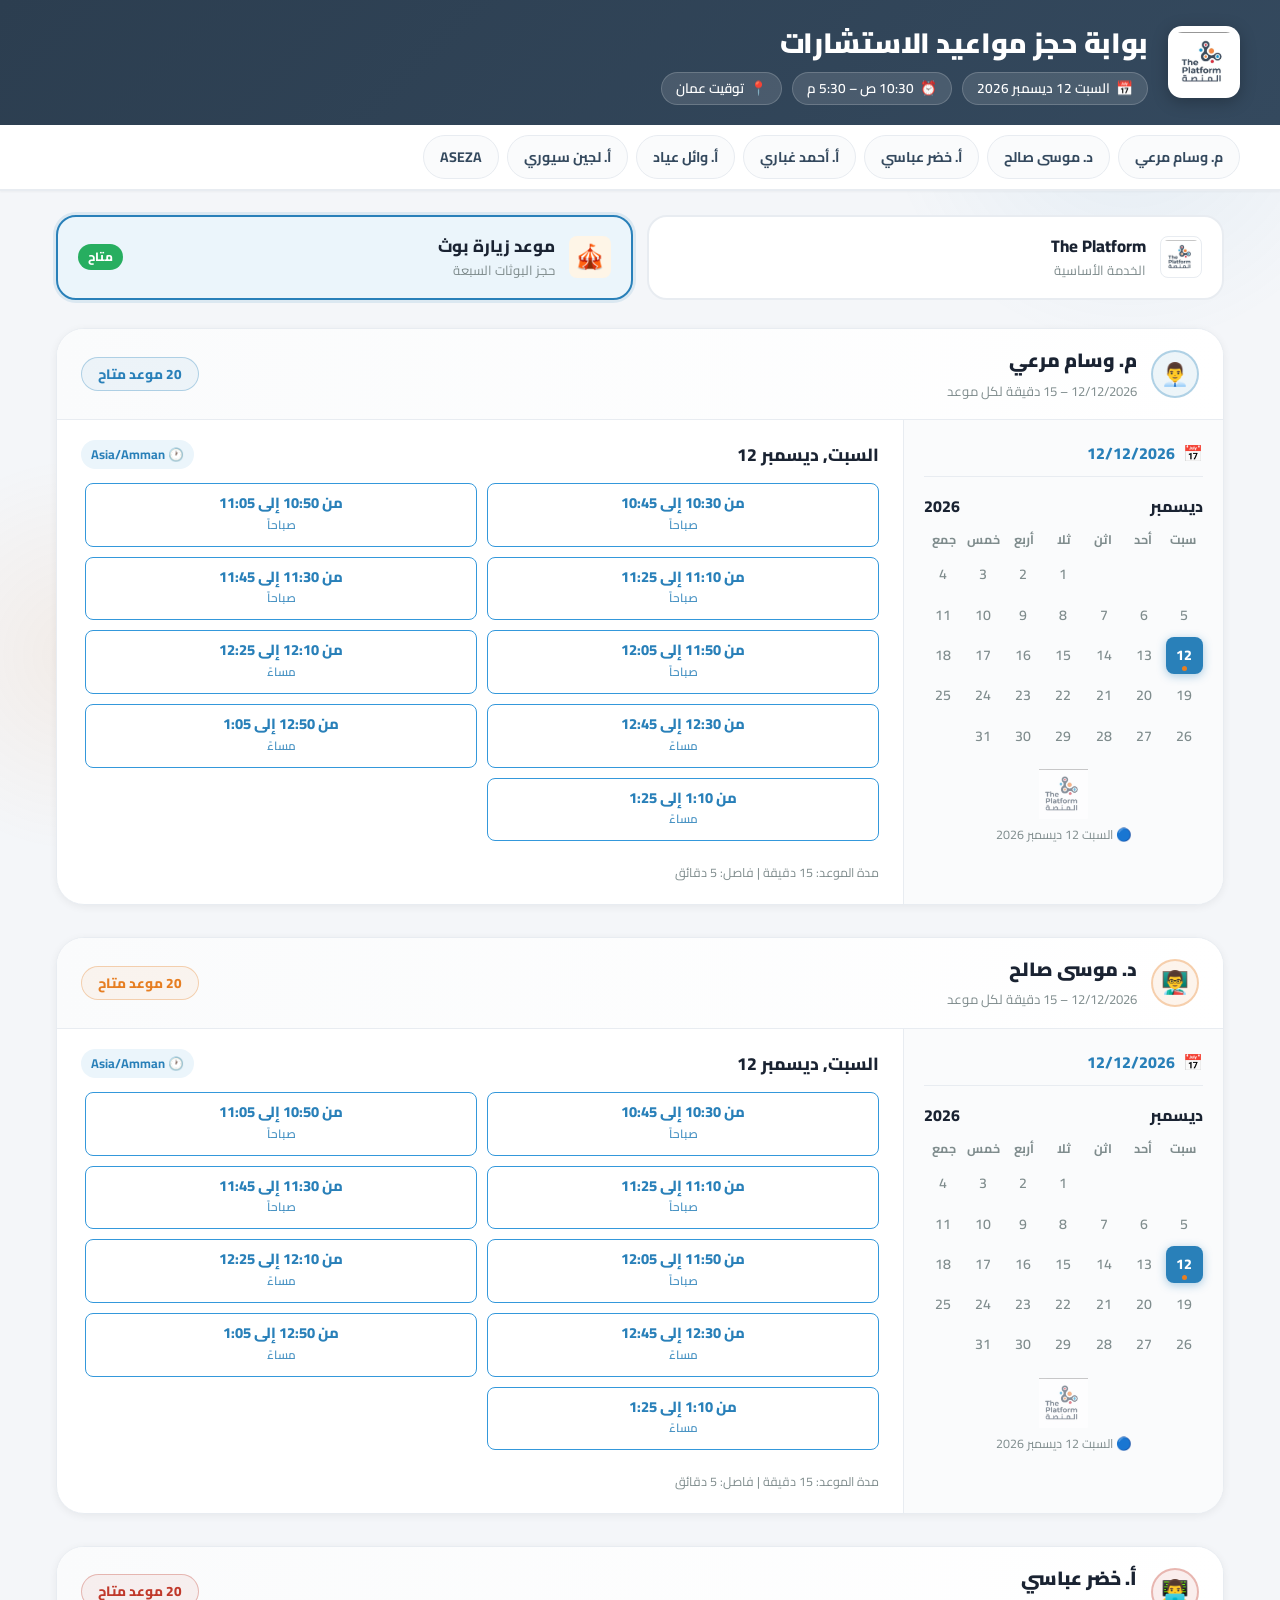
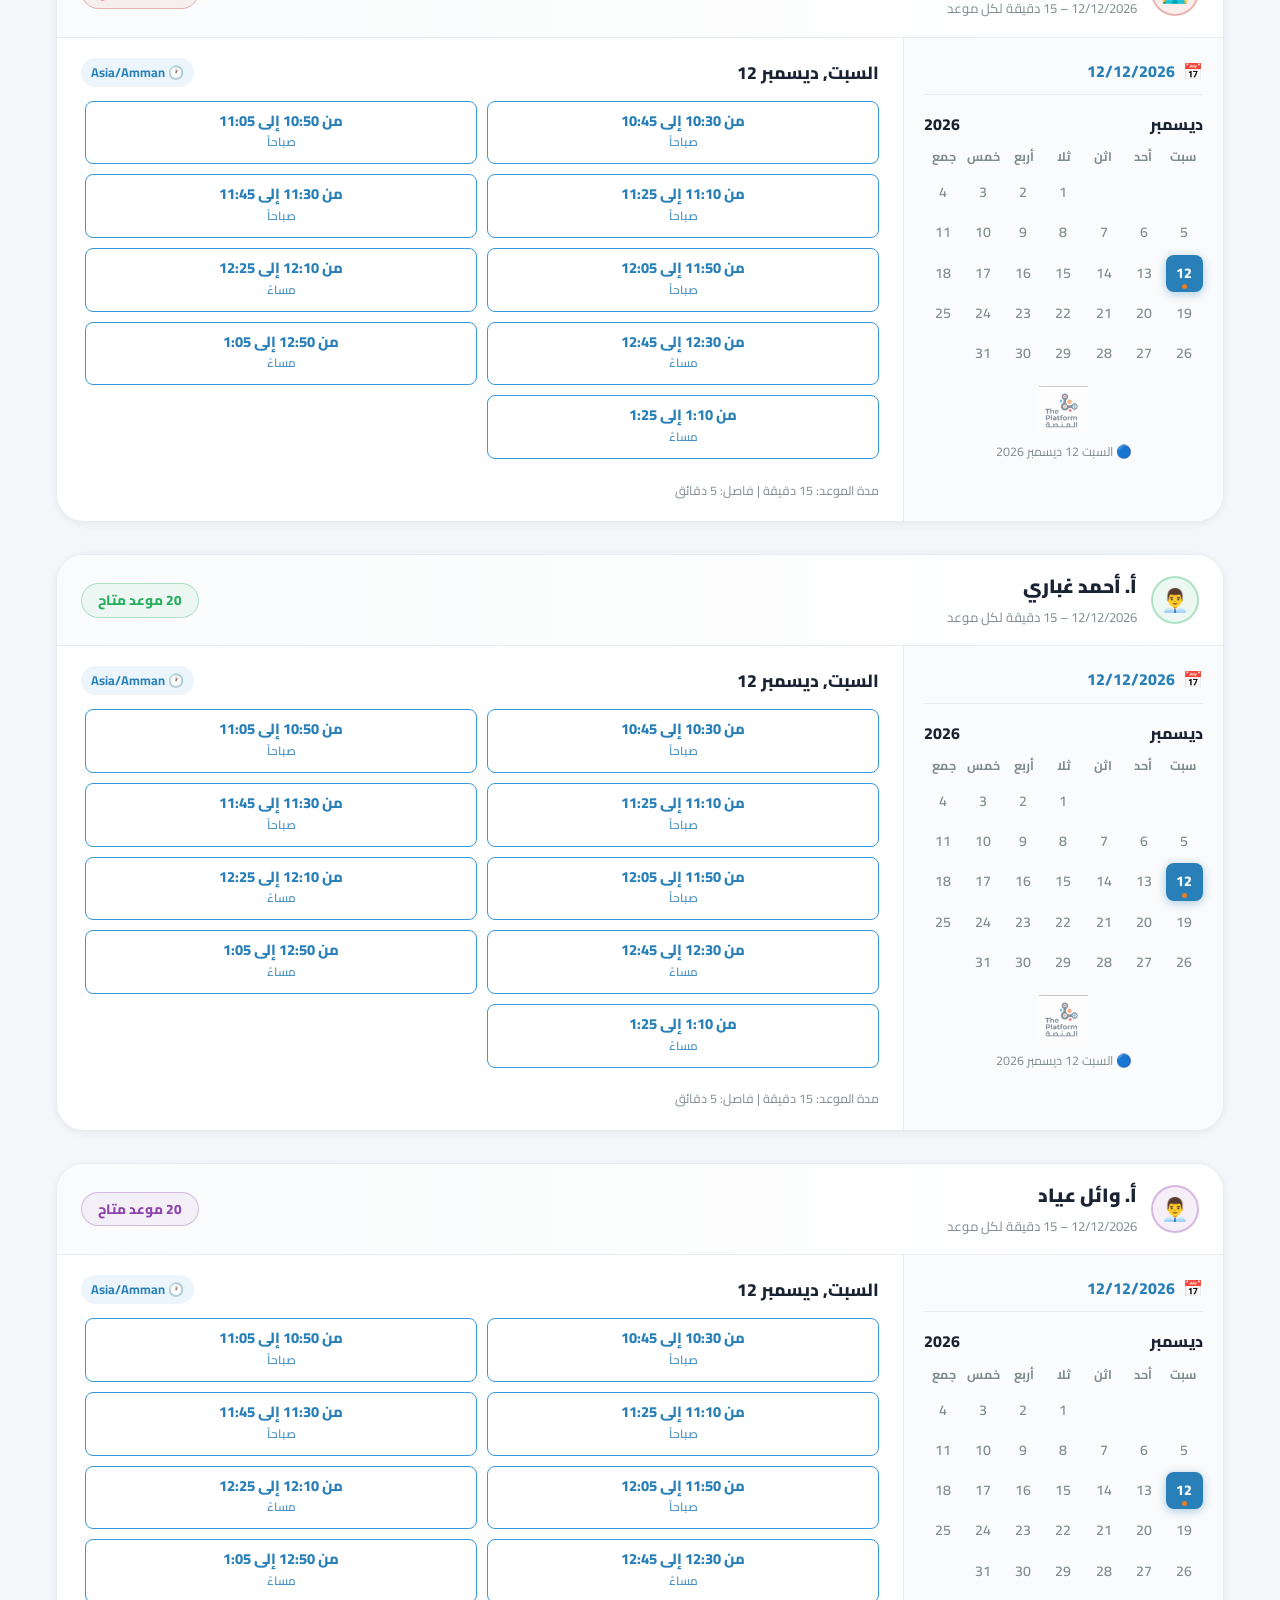
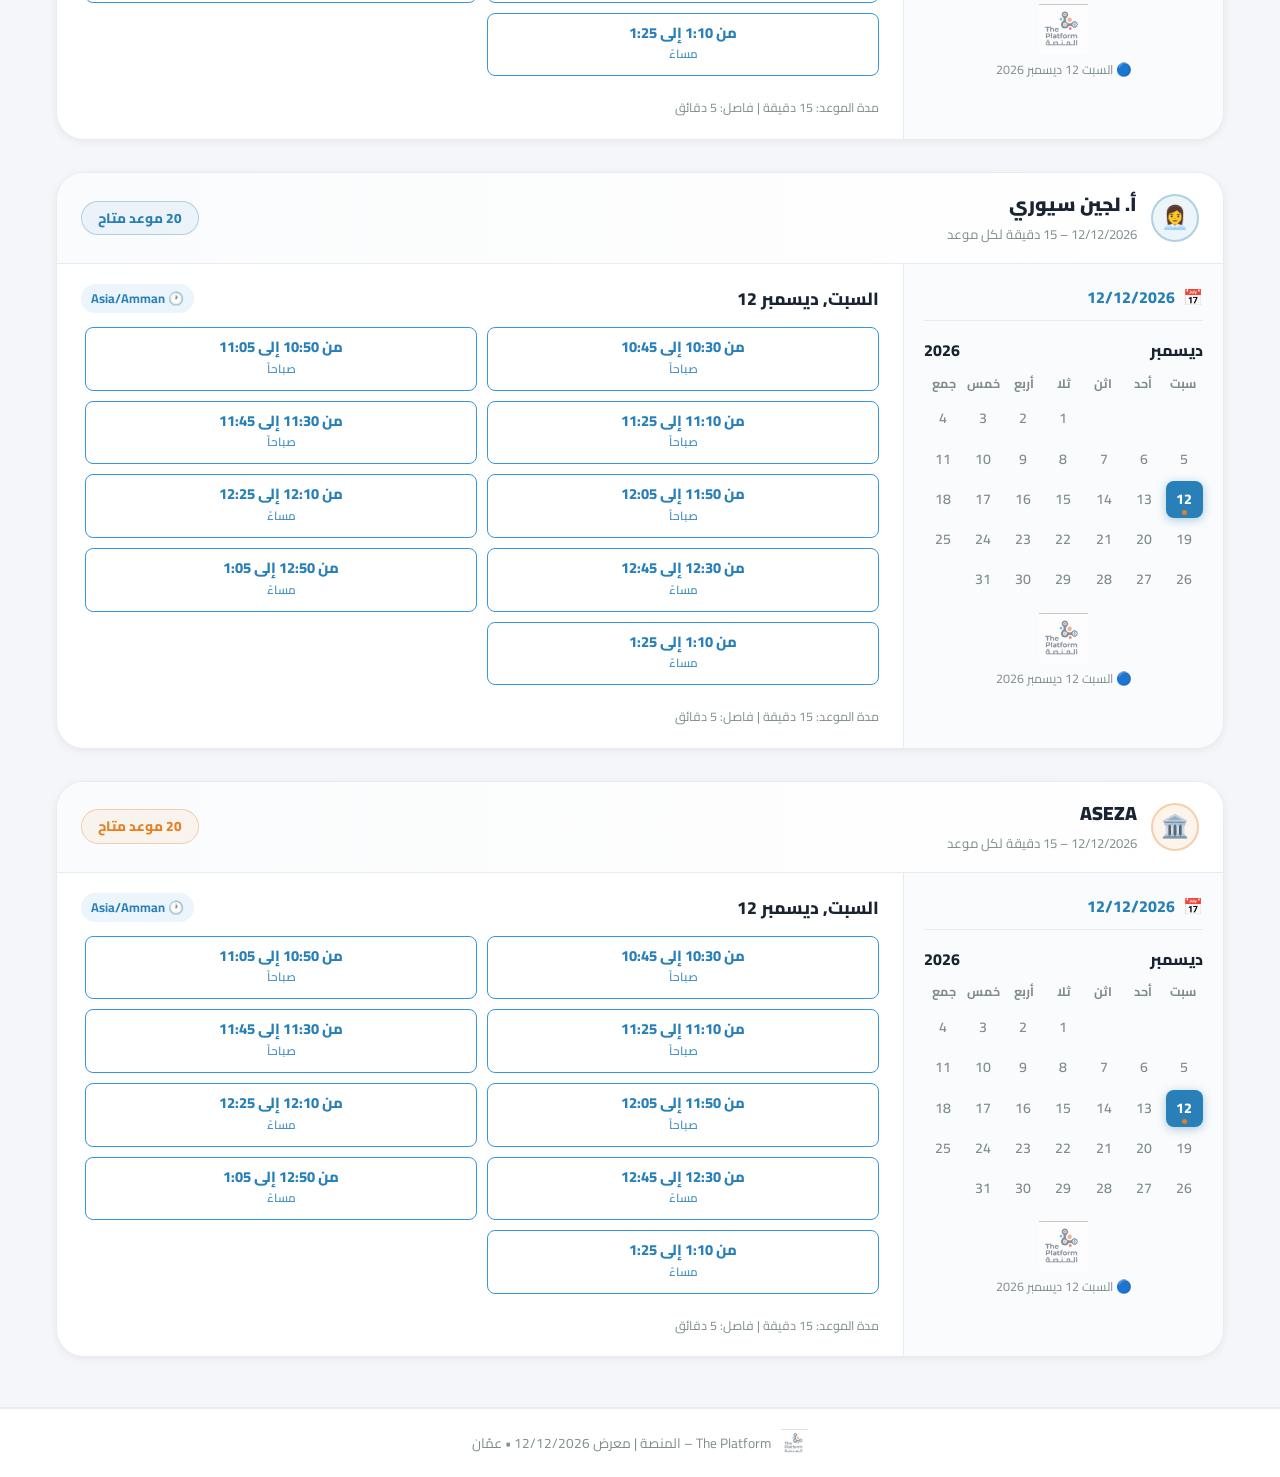
<file: index.html>
<!DOCTYPE html>
<html lang="ar" dir="rtl">
<head>
  <meta charset="UTF-8">
  <meta name="viewport" content="width=device-width, initial-scale=1.0, maximum-scale=5.0, user-scalable=yes, viewport-fit=cover">
  <title>المنصة | بوابة حجز مواعيد الاستشارات 2026</title>
  <link rel="preconnect" href="https://fonts.googleapis.com">
  <link rel="preconnect" href="https://fonts.gstatic.com" crossorigin>
  <link href="https://fonts.googleapis.com/css2?family=Cairo:wght@400;500;600;700;800;900&family=Tajawal:wght@400;500;700;800;900&display=swap" rel="stylesheet">
  <link rel="stylesheet" href="style.css">
</head>
<body>
  <!-- Decorative Brand Shapes -->
  <div class="brand-shape shape-1"></div>
  <div class="brand-shape shape-2"></div>
  <div class="brand-shape shape-3"></div>

  <!-- Header with Logo -->
  <header class="tp-header">
    <div class="header-inner">
      <div class="header-brand">
        <img src="logo.jpg" alt="The Platform - المنصة" class="header-logo">
        <div class="header-text">
          <h1 class="main-title"><span id="gateTrigger">بوابة</span> حجز مواعيد الاستشارات</h1>
          <div class="header-meta">
            <span class="meta-chip"><span class="mc-icon">📅</span> السبت 12 ديسمبر 2026</span>
            <span class="meta-chip"><span class="mc-icon">⏰</span> 10:30 ص – 5:30 م</span>
            <span class="meta-chip"><span class="mc-icon">📍</span> توقيت عمان</span>
          </div>
        </div>
      </div>
    </div>
  </header>

  <!-- Sticky Booth Quick-Jump Tabs -->
  <div class="sticky-nav">
    <div class="tabs-scroll" id="boothQuickTabs"></div>
  </div>

  <main class="main-content">
    <!-- Public Booking View -->
    <section id="publicView" class="view-panel">

      <!-- Service Selector -->
      <div class="service-bar">
        <div class="service-chip" id="chipThePlatform" onclick="selectService('the-platform')">
          <div class="chip-left">
            <img src="logo.jpg" alt="" class="chip-logo">
            <div>
              <span class="chip-name">The Platform</span>
              <span class="chip-desc">الخدمة الأساسية</span>
            </div>
          </div>
        </div>
        <div class="service-chip active" id="chipBooth" onclick="selectService('booth')">
          <div class="chip-left">
            <div class="chip-icon-wrap">🎪</div>
            <div>
              <span class="chip-name">موعد زيارة بوث</span>
              <span class="chip-desc">حجز البوثات السبعة</span>
            </div>
          </div>
          <span class="chip-active-dot">متاح</span>
        </div>
      </div>

      <!-- The Platform info -->
      <div id="thePlatformView" class="platform-info-card hidden">
        <img src="logo.jpg" alt="" class="platform-info-logo">
        <h3>خدمة The Platform – المنصة</h3>
        <p>هذه الخدمة محفوظة بكامل إعداداتها ولم يتم حذفها أو تعديلها. مخصصة لفعاليات المعرض العامة.</p>
        <button class="tp-btn tp-btn-primary" onclick="selectService('booth')">الانتقال لحجز البوثات ➜</button>
      </div>

      <!-- Desktop Booths Calendars View -->
      <div id="desktopBoothsSection" class="desktop-only-view booths-list"></div>

      <!-- Dedicated Mobile Experience View (Different Native App Layout) -->
      <div id="mobileBoothsSection" class="mobile-only-view"></div>

    </section>

    <!-- Admin View -->
    <section id="adminView" class="view-panel hidden">
      <div class="admin-panel">
        <div class="admin-top">
          <div class="admin-top-info">
            <img src="logo.jpg" alt="" class="admin-logo">
            <div>
              <h2>لوحة الإدارة والتحكم</h2>
              <p>بيانات الزوار كاملة وأرقام الهواتف والحجوزات المسجلة</p>
            </div>
          </div>
          <div class="admin-actions">
            <button class="tp-btn tp-btn-sql" onclick="exportDataToSQL()">💾 حفظ كـ SQL (.sql)</button>
            <button class="tp-btn tp-btn-outline" onclick="exportDataToCSV()">📥 تصدير Excel (CSV)</button>
            <button class="tp-btn tp-btn-danger" onclick="confirmResetAll()">⚠️ تفريغ الكل</button>
            <button class="tp-btn tp-btn-primary" onclick="closeAdminView()">خروج</button>
          </div>
        </div>

        <div class="admin-filters">
          <div class="filter-g">
            <label>البوث:</label>
            <select id="adminBoothFilter" onchange="renderAdminTable()">
              <option value="all">جميع البوثات</option>
            </select>
          </div>
          <div class="filter-g">
            <label>بحث:</label>
            <input type="text" id="adminSearchInput" oninput="renderAdminTable()" placeholder="اسم أو رقم...">
          </div>
          <div class="admin-count" id="adminBookingsCount">0 حجز</div>
        </div>

        <div class="table-wrap">
          <table class="tp-table">
            <thead>
              <tr>
                <th>#</th>
                <th>البوث</th>
                <th>الموعد (من وقت إلى وقت)</th>
                <th>اسم الزائر</th>
                <th>الهاتف</th>
                <th>توقيت التسجيل الفعلي</th>
                <th>إجراء</th>
              </tr>
            </thead>
            <tbody id="adminTableBody"></tbody>
          </table>
        </div>
      </div>
    </section>
  </main>

  <!-- Booking Modal -->
  <div id="bookingModal" class="modal-overlay hidden">
    <div class="modal-box">
      <div class="modal-head">
        <div>
          <span class="modal-badge">تأكيد الموعد</span>
          <h3 id="modalBoothTitle">حجز موعد جديد</h3>
        </div>
        <button class="modal-x" onclick="closeBookingModal()">&times;</button>
      </div>
      <div class="modal-body">
        <div class="booking-summary">
          <div class="bs-row"><span>البوث:</span><strong class="text-brand" id="summaryBoothName">-</strong></div>
          <div class="bs-row"><span>التوقيت:</span><strong class="text-orange" id="summarySlotTime">-</strong></div>
          <div class="bs-row"><span>التاريخ والمدة:</span><strong>السبت 12/12/2026 (15 دقيقة)</strong></div>
        </div>

        <form id="bookingForm" onsubmit="submitBooking(event)">
          <div class="field">
            <label for="inputVisitorName">الاسم الكامل <span class="req">*</span></label>
            <div class="input-box">
              <span class="in-icon">👤</span>
              <input type="text" id="inputVisitorName" required placeholder="أدخل اسمك الكامل" autocomplete="name">
            </div>
          </div>
          <div class="field">
            <label for="inputVisitorPhone">رقم الهاتف <span class="req">*</span></label>
            <div class="input-box">
              <span class="in-icon">📱</span>
              <input type="tel" id="inputVisitorPhone" required placeholder="مثال: 0791234567" autocomplete="tel">
            </div>
            <span class="field-hint">لا يُسمح بحجز موعد آخر في نفس التوقيت عند بوث مختلف</span>
          </div>
          <div class="privacy-pill">🔒 بياناتك محفوظة ولا تظهر للزوار الآخرين — تظهر للإدارة فقط.</div>
          <div class="modal-btns">
            <button type="submit" class="tp-btn tp-btn-primary full-w">تأكيد الحجز ➜</button>
            <button type="button" class="tp-btn tp-btn-ghost" onclick="closeBookingModal()">إلغاء</button>
          </div>
        </form>
      </div>
    </div>
  </div>

  <!-- Success Modal -->
  <div id="successModal" class="modal-overlay hidden">
    <div class="modal-box success-box">
      <div class="success-check">✓</div>
      <h3>تم الحجز بنجاح!</h3>
      <p class="success-sub" id="successDesc"></p>
      <div class="ticket" id="successTicket"></div>
      <button class="tp-btn tp-btn-primary full-w" onclick="closeSuccessModal()">تم، شكراً لك</button>
    </div>
  </div>

  <!-- Admin Login Modal -->
  <div id="adminLoginModal" class="modal-overlay hidden">
    <div class="modal-box admin-auth-box">
      <div class="modal-head">
        <h3>دخول الإدارة</h3>
        <button class="modal-x" onclick="closeAdminLoginModal()">&times;</button>
      </div>
      <div class="modal-body">
        <form onsubmit="handleAdminAuth(event)">
          <div class="field">
            <label>كلمة المرور:</label>
            <input type="password" id="adminPasswordInput" required placeholder="أدخل كلمة المرور" autofocus>
          </div>
          <div class="modal-btns">
            <button type="submit" class="tp-btn tp-btn-primary">دخول</button>
            <button type="button" class="tp-btn tp-btn-ghost" onclick="closeAdminLoginModal()">إلغاء</button>
          </div>
        </form>
      </div>
    </div>
  </div>

  <!-- Footer -->
  <footer class="tp-footer">
    <div class="footer-inner">
      <div class="footer-bottom">
        <img src="logo.jpg" alt="" class="footer-logo">
        <span>The Platform – المنصة | معرض 12/12/2026 • عمّان</span>
      </div>
    </div>
  </footer>

  <script src="script.js"></script>
</body>
</html>
</file>
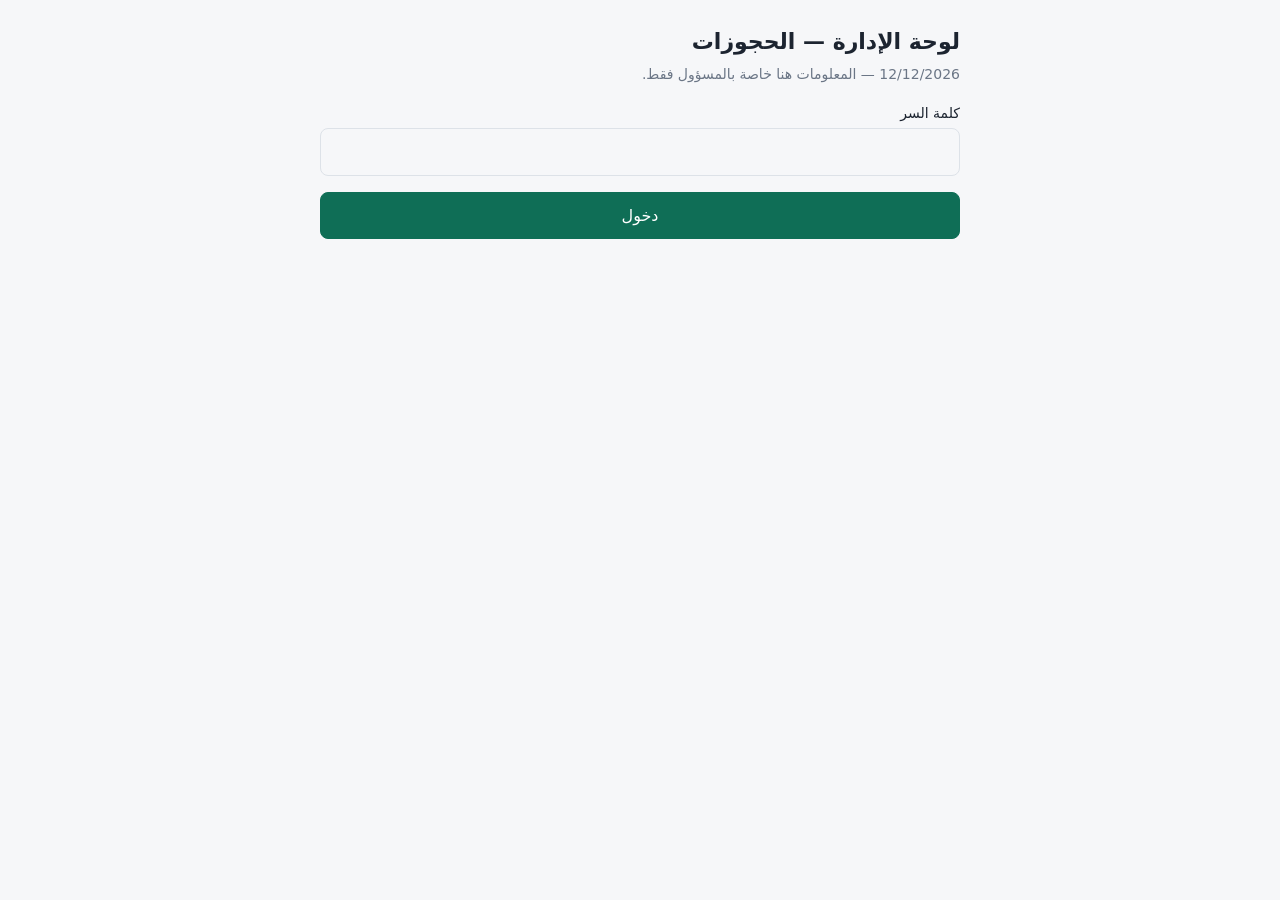
<file: admin.html>
<!DOCTYPE html>
<html lang="ar" dir="rtl">
<head>
<meta charset="utf-8">
<meta name="viewport" content="width=device-width, initial-scale=1, viewport-fit=cover">
<title>لوحة الإدارة</title>
<meta name="robots" content="noindex,nofollow">
<style>
:root{box-sizing:border-box;padding-top:env(safe-area-inset-top,0px);padding-bottom:env(safe-area-inset-bottom,0px);--bg:#f6f7f9;--card:#fff;--tx:#1c2430;--mut:#6b7686;--ac:#0f6e56;--act:#fff;--bd:#dde2e8;--tk:#eceef1;--br:#fff4d6;--brt:#7a5b00}
@media (prefers-color-scheme:dark){:root:not([data-theme="light"]){--bg:#14181d;--card:#1d232b;--tx:#e8ecf1;--mut:#9aa6b5;--ac:#3cc29a;--act:#06251c;--bd:#2f3844;--tk:#262d37;--br:#3a3115;--brt:#f0d98a}}
:root[data-theme="dark"]{--bg:#14181d;--card:#1d232b;--tx:#e8ecf1;--mut:#9aa6b5;--ac:#3cc29a;--act:#06251c;--bd:#2f3844;--tk:#262d37;--br:#3a3115;--brt:#f0d98a}
html{scroll-padding-top:env(safe-area-inset-top,0px)}
body{margin:0;background:var(--bg);color:var(--tx);font-family:system-ui,-apple-system,"Segoe UI",Tahoma,sans-serif;line-height:1.6}
main{max-width:640px;margin:0 auto;padding:16px}
h1{font-size:22px;margin:8px 0 4px}p.s{color:var(--mut);margin:0 0 16px;font-size:14px}
.tabs{display:flex;flex-wrap:wrap;gap:8px;margin-bottom:16px}
.tabs button{border:1px solid var(--bd);background:var(--card);color:var(--tx);padding:8px 12px;border-radius:999px;font:inherit;font-size:14px;cursor:pointer}
.tabs button.on{background:var(--ac);color:var(--act);border-color:var(--ac)}
.grid{display:grid;grid-template-columns:repeat(auto-fill,minmax(150px,1fr));gap:8px}
.slot{border:1px solid var(--bd);background:var(--card);color:var(--tx);border-radius:10px;padding:12px 8px;font:inherit;cursor:pointer;direction:ltr;text-align:center}
.slot:hover:not(:disabled){border-color:var(--ac)}
.slot:disabled{background:var(--tk);color:var(--mut);cursor:not-allowed;text-decoration:line-through}
.brk{grid-column:1/-1;background:var(--br);color:var(--brt);border-radius:10px;padding:10px;text-align:center;font-size:14px}
dialog{border:1px solid var(--bd);border-radius:14px;background:var(--card);color:var(--tx);width:min(92vw,380px);padding:20px}
dialog::backdrop{background:rgba(0,0,0,.45)}
label{display:block;font-size:14px;margin:12px 0 4px}
input{width:100%;box-sizing:border-box;padding:10px;border:1px solid var(--bd);border-radius:8px;background:var(--bg);color:var(--tx);font:inherit}
.row{display:flex;gap:8px;margin-top:16px}.row button{flex:1;padding:10px;border-radius:8px;border:1px solid var(--bd);background:var(--card);color:var(--tx);font:inherit;cursor:pointer}
.row .go{background:var(--ac);color:var(--act);border-color:var(--ac)}
.msg{margin:12px 0;font-size:14px;color:var(--mut)}.err{color:#c0392b}
.ok{background:var(--card);border:1px solid var(--ac);border-radius:12px;padding:14px;margin-bottom:16px}
table{width:100%;border-collapse:collapse;font-size:13px}td,th{padding:6px;border-bottom:1px solid var(--bd);text-align:right}
.adm{margin-top:28px;background:var(--card);border:1px solid var(--bd);border-radius:12px;padding:12px}.adm h2{font-size:16px;margin:0 0 8px}
.sc{overflow-x:auto}.x{background:none;border:0;color:#c0392b;cursor:pointer;font:inherit}
</style>
</head>
<body>
<main>
<h1>لوحة الإدارة — الحجوزات</h1>
<p class="s">12/12/2026 — المعلومات هنا خاصة بالمسؤول فقط.</p>
<div id="login"><label for="pw">كلمة السر</label><input id="pw" type="password" autocomplete="current-password"><div class="row"><button class="go" id="go" type="button">دخول</button></div></div>
<div id="msg" class="msg err"></div>
<section class="adm" id="adm" hidden style="margin-top:8px">
<div class="row" style="margin-top:0"><button id="rf" type="button">تحديث</button><button id="ex" type="button">تنزيل CSV</button></div>
<p class="s" id="cnt" style="margin-top:8px"></p>
<div class="sc"><table><thead><tr><th>الموعد</th><th>الاسم</th><th>الهاتف</th><th></th></tr></thead><tbody id="rows"></tbody></table></div>
</section>
</main>
<script>
const $=id=>document.getElementById(id);let pw="",data=[];
const API="PASTE_APPS_SCRIPT_URL_HERE";
const call=(action,pw,key)=>fetch(API,{method:"POST",headers:{"Content-Type":"text/plain;charset=utf-8"},body:JSON.stringify({action,pw,key})}).then(r=>r.json());
function draw(){const r=$("rows");r.textContent="";let last=null;
data.forEach(k=>{
if(k.booth!==last){last=k.booth;const c=data.filter(x=>x.booth===k.booth).length;const h=document.createElement("tr"),th=document.createElement("td");th.colSpan=4;th.style.cssText="font-weight:700;background:var(--tk);padding:8px";th.textContent=k.booth+" — "+c+" حجز";h.appendChild(th);r.appendChild(h)}
const tr=document.createElement("tr");[k.slot,k.name,k.phone].forEach(v=>{const td=document.createElement("td");td.textContent=v;tr.appendChild(td)});
const td=document.createElement("td"),x=document.createElement("button");x.className="x";x.textContent="إلغاء";
x.onclick=async()=>{if(!confirm("إلغاء حجز "+k.name+"؟"))return;try{await call("adminCancel",pw,k.key);await load()}catch(e){$("msg").textContent="تعذّر الإلغاء."}};
td.appendChild(x);tr.appendChild(td);r.appendChild(tr)});
$("cnt").textContent="عدد الحجوزات: "+data.length}
async function load(){try{const j=await call("adminList",pw);if(!j.ok){$("msg").textContent="كلمة السر غير صحيحة.";$("adm").hidden=true;$("login").hidden=false;pw="";return}
data=j.rows;$("msg").textContent="";$("login").hidden=true;$("adm").hidden=false;draw()}catch(e){$("msg").textContent="تعذّر التحميل."}}
$("go").onclick=()=>{pw=$("pw").value;$("pw").value="";load()};
$("pw").onkeydown=e=>{if(e.key==="Enter")$("go").click()};
$("rf").onclick=load;
$("ex").onclick=()=>{const q=v=>'"'+String(v).replace(/"/g,'""')+'"';const c="\ufeff"+["البوث,الموعد,الاسم,الهاتف"].concat(data.map(k=>[k.booth,k.slot,k.name,k.phone].map(q).join(","))).join("\n");
const a=document.createElement("a");a.href=URL.createObjectURL(new Blob([c],{type:"text/csv;charset=utf-8"}));a.download="bookings.csv";a.click()};
setInterval(()=>{if(pw&&!document.hidden)load()},15000);
</script>
</body>
</html>
</file>
<file: style.css>
/*
 * The Platform – المنصة | Brand Identity CSS
 * Brand Colors extracted from Logo:
 *   Charcoal: #2c3e50 / #34495e
 *   Blue:     #2980b9 / #3498db
 *   Orange:   #e67e22 / #f39c12
 *   Red:      #c0392b / #e74c3c
 *   White BG: #ffffff
 */

:root {
  /* Brand Palette */
  --brand-charcoal: #2c3e50;
  --brand-charcoal-light: #34495e;
  --brand-blue: #2980b9;
  --brand-blue-light: #3498db;
  --brand-blue-pale: #ebf5fb;
  --brand-orange: #e67e22;
  --brand-orange-light: #f39c12;
  --brand-orange-pale: #fef5e7;
  --brand-red: #c0392b;
  --brand-red-light: #e74c3c;

  /* UI System */
  --bg-page: #f4f6f9;
  --bg-card: #ffffff;
  --bg-elevated: #fafbfc;
  --text-dark: #1a2332;
  --text-body: #34495e;
  --text-muted: #7f8c8d;
  --text-light: #bdc3c7;
  --border: #e8ecf1;
  --border-hover: #d1d9e0;
  --success: #27ae60;
  --success-bg: #eafaf1;

  --radius-sm: 8px;
  --radius-md: 14px;
  --radius-lg: 20px;
  --radius-xl: 28px;
  --radius-full: 100px;

  --shadow-xs: 0 1px 2px rgba(0,0,0,0.04);
  --shadow-sm: 0 2px 8px rgba(0,0,0,0.06);
  --shadow-md: 0 4px 20px rgba(0,0,0,0.08);
  --shadow-lg: 0 8px 32px rgba(0,0,0,0.12);

  --font: 'Cairo', 'Tajawal', system-ui, -apple-system, sans-serif;
}

* { box-sizing: border-box; margin: 0; padding: 0; }

body {
  font-family: var(--font);
  background: var(--bg-page);
  color: var(--text-body);
  direction: rtl;
  text-align: right;
  line-height: 1.65;
  min-height: 100vh;
  overflow-x: hidden;
  position: relative;
}

/* Decorative Brand Blobs */
.brand-shape {
  position: fixed;
  border-radius: 50%;
  pointer-events: none;
  z-index: 0;
  opacity: 0.08;
}
.shape-1 {
  width: 500px; height: 500px;
  background: radial-gradient(circle, var(--brand-blue) 0%, transparent 70%);
  top: -150px; right: -100px;
}
.shape-2 {
  width: 400px; height: 400px;
  background: radial-gradient(circle, var(--brand-orange) 0%, transparent 70%);
  bottom: 5%; left: -120px;
}
.shape-3 {
  width: 300px; height: 300px;
  background: radial-gradient(circle, var(--brand-red) 0%, transparent 70%);
  top: 50%; right: 60%;
}

/* ========================================
   HEADER with Logo
   ======================================== */
.tp-header {
  position: relative;
  z-index: 10;
  background: linear-gradient(135deg, var(--brand-charcoal) 0%, var(--brand-charcoal-light) 100%);
  color: #fff;
  padding: 20px;
  box-shadow: var(--shadow-md);
}

.header-inner {
  max-width: 1200px;
  margin: 0 auto;
}

.header-brand {
  display: flex;
  align-items: center;
  gap: 20px;
  flex-wrap: wrap;
}

.header-logo {
  width: 72px;
  height: 72px;
  border-radius: var(--radius-md);
  object-fit: contain;
  background: #fff;
  padding: 6px;
  box-shadow: 0 4px 16px rgba(0,0,0,0.25);
}

.header-text {
  flex: 1;
}

.main-title {
  font-size: 1.75rem;
  font-weight: 900;
  letter-spacing: -0.3px;
  color: #fff;
  margin-bottom: 6px;
}

#gateTrigger {
  color: inherit;
  cursor: text;
  user-select: text;
  -webkit-user-select: text;
}

.header-meta {
  display: flex;
  gap: 10px;
  flex-wrap: wrap;
}

.meta-chip {
  background: rgba(255,255,255,0.12);
  border: 1px solid rgba(255,255,255,0.18);
  padding: 4px 14px;
  border-radius: var(--radius-full);
  font-size: 0.85rem;
  font-weight: 600;
  display: inline-flex;
  align-items: center;
  gap: 6px;
}

/* ========================================
   STICKY BOOTH TABS
   ======================================== */
.sticky-nav {
  position: sticky;
  top: 0;
  z-index: 50;
  background: #fff;
  border-bottom: 2px solid var(--border);
  padding: 10px 16px;
  box-shadow: var(--shadow-xs);
}

.tabs-scroll {
  display: flex;
  gap: 8px;
  overflow-x: auto;
  scrollbar-width: none;
  -webkit-overflow-scrolling: touch;
  max-width: 1200px;
  margin: 0 auto;
}
.tabs-scroll::-webkit-scrollbar { display: none; }

.tab-pill {
  white-space: nowrap;
  background: var(--bg-elevated);
  border: 1.5px solid var(--border);
  color: var(--text-body);
  padding: 8px 16px;
  border-radius: var(--radius-full);
  font-family: inherit;
  font-size: 0.88rem;
  font-weight: 700;
  cursor: pointer;
  transition: all 0.2s;
  user-select: none;
}

.tab-pill:hover, .tab-pill.active {
  background: var(--brand-blue-pale);
  border-color: var(--brand-blue);
  color: var(--brand-blue);
}

/* ========================================
   MAIN CONTENT
   ======================================== */
.main-content {
  position: relative;
  z-index: 10;
  max-width: 1200px;
  margin: 24px auto 40px;
  padding: 0 16px;
}

/* Service Selector Bar */
.service-bar {
  display: grid;
  grid-template-columns: 1fr 1fr;
  gap: 14px;
  margin-bottom: 28px;
}

.service-chip {
  background: #fff;
  border: 2px solid var(--border);
  border-radius: var(--radius-lg);
  padding: 16px 20px;
  cursor: pointer;
  transition: all 0.2s;
  display: flex;
  align-items: center;
  justify-content: space-between;
}

.service-chip:hover {
  border-color: var(--brand-blue-light);
  box-shadow: var(--shadow-sm);
  transform: translateY(-2px);
}

.service-chip.active {
  border-color: var(--brand-blue);
  background: var(--brand-blue-pale);
  box-shadow: 0 0 0 3px rgba(41, 128, 185, 0.12);
}

.chip-left {
  display: flex;
  align-items: center;
  gap: 14px;
}

.chip-logo {
  width: 42px;
  height: 42px;
  border-radius: var(--radius-sm);
  object-fit: contain;
  background: #fff;
  padding: 3px;
  border: 1px solid var(--border);
}

.chip-icon-wrap {
  width: 42px;
  height: 42px;
  border-radius: var(--radius-sm);
  background: var(--brand-orange-pale);
  display: flex;
  align-items: center;
  justify-content: center;
  font-size: 1.5rem;
}

.chip-name {
  display: block;
  font-weight: 800;
  font-size: 1.05rem;
  color: var(--text-dark);
}

.chip-desc {
  display: block;
  font-size: 0.82rem;
  color: var(--text-muted);
}

.chip-active-dot {
  background: var(--success);
  color: #fff;
  font-size: 0.75rem;
  font-weight: 800;
  padding: 3px 10px;
  border-radius: var(--radius-full);
}

/* Platform Info Card */
.platform-info-card {
  background: #fff;
  border: 2px solid var(--border);
  border-radius: var(--radius-lg);
  padding: 36px 24px;
  text-align: center;
  margin-bottom: 28px;
}
.platform-info-logo {
  width: 100px;
  height: 100px;
  object-fit: contain;
  margin-bottom: 16px;
}
.platform-info-card h3 {
  font-size: 1.4rem;
  color: var(--text-dark);
  margin-bottom: 8px;
}
.platform-info-card p {
  color: var(--text-muted);
  max-width: 500px;
  margin: 0 auto 20px;
}

/* ========================================
   BOOTHS LIST + INLINE CALENDARS
   ======================================== */
.booths-list {
  display: flex;
  flex-direction: column;
  gap: 32px;
}

.booth-card {
  background: #fff;
  border: 1.5px solid var(--border);
  border-radius: var(--radius-xl);
  overflow: hidden;
  box-shadow: var(--shadow-sm);
  transition: all 0.25s;
}

.booth-card:hover {
  border-color: var(--brand-blue-light);
  box-shadow: var(--shadow-md);
}

/* Booth Header Banner */
.booth-banner {
  padding: 16px 24px;
  background: linear-gradient(90deg, var(--bg-elevated) 0%, #fff 100%);
  border-bottom: 1.5px solid var(--border);
  display: flex;
  align-items: center;
  justify-content: space-between;
  flex-wrap: wrap;
  gap: 12px;
}

.booth-id-row {
  display: flex;
  align-items: center;
  gap: 14px;
}

.booth-avatar {
  width: 48px;
  height: 48px;
  border-radius: 50%;
  display: flex;
  align-items: center;
  justify-content: center;
  font-size: 1.4rem;
  border: 2px solid;
}

.booth-name-col h2 {
  font-size: 1.2rem;
  font-weight: 900;
  color: var(--text-dark);
}

.booth-sub {
  font-size: 0.82rem;
  color: var(--text-muted);
}

.booth-avail-pill {
  font-size: 0.85rem;
  font-weight: 800;
  padding: 5px 16px;
  border-radius: var(--radius-full);
  border: 1.5px solid;
}

/* Widget Layout: Calendar + Slots */
.booth-widget {
  display: grid;
  grid-template-columns: 320px 1fr;
  min-height: 420px;
}

/* Calendar Side */
.cal-side {
  border-left: 1.5px solid var(--border);
  padding: 20px;
  background: var(--bg-elevated);
}

.cal-top {
  display: flex;
  align-items: center;
  justify-content: space-between;
  margin-bottom: 16px;
  padding-bottom: 10px;
  border-bottom: 1px solid var(--border);
}

.cal-date-badge {
  font-weight: 800;
  font-size: 1rem;
  color: var(--brand-blue);
  display: flex;
  align-items: center;
  gap: 8px;
}

.cal-month-row {
  display: flex;
  justify-content: space-between;
  margin-bottom: 10px;
  font-weight: 800;
  color: var(--text-dark);
}

.cal-weekdays {
  display: grid;
  grid-template-columns: repeat(7, 1fr);
  text-align: center;
  font-size: 0.78rem;
  font-weight: 700;
  color: var(--text-muted);
  margin-bottom: 6px;
}

.cal-grid {
  display: grid;
  grid-template-columns: repeat(7, 1fr);
  gap: 3px;
  text-align: center;
}

.cal-cell {
  aspect-ratio: 1;
  display: flex;
  align-items: center;
  justify-content: center;
  font-size: 0.88rem;
  font-weight: 600;
  border-radius: var(--radius-sm);
  color: var(--text-muted);
}

.cal-cell.empty { opacity: 0; }

.cal-cell.today {
  background: var(--brand-blue);
  color: #fff;
  font-weight: 800;
  box-shadow: 0 2px 10px rgba(41, 128, 185, 0.4);
  position: relative;
}

.cal-cell.today::after {
  content: '';
  position: absolute;
  bottom: 3px;
  width: 5px;
  height: 5px;
  background: var(--brand-orange);
  border-radius: 50%;
}

.cal-footnote {
  margin-top: auto;
  padding-top: 14px;
  font-size: 0.78rem;
  color: var(--text-muted);
  text-align: center;
  display: flex;
  flex-direction: column;
  align-items: center;
  gap: 6px;
}

.cal-footnote img {
  width: 50px;
  height: 50px;
  object-fit: contain;
  opacity: 0.6;
}

/* Slots Side */
.slots-side {
  padding: 20px 24px;
  display: flex;
  flex-direction: column;
}

.slots-top-row {
  display: flex;
  align-items: center;
  justify-content: space-between;
  margin-bottom: 14px;
}

.slots-day-title {
  font-size: 1.1rem;
  font-weight: 800;
  color: var(--text-dark);
}

.tz-pill {
  font-size: 0.8rem;
  color: var(--brand-blue);
  background: var(--brand-blue-pale);
  padding: 4px 10px;
  border-radius: var(--radius-full);
  font-weight: 700;
}

.slots-scroll {
  flex: 1;
  max-height: 370px;
  overflow-y: auto;
  padding-left: 4px;
  scrollbar-width: thin;
  scrollbar-color: var(--brand-blue-light) transparent;
}
.slots-scroll::-webkit-scrollbar { width: 4px; }
.slots-scroll::-webkit-scrollbar-thumb { background: var(--brand-blue-light); border-radius: 4px; }

.slots-grid {
  display: grid;
  grid-template-columns: 1fr 1fr;
  gap: 10px;
}

/* Slot Button — Brand Style */
.slot-btn {
  background: #fff;
  border: 1.5px solid var(--brand-blue-light);
  color: var(--brand-blue);
  border-radius: var(--radius-sm);
  padding: 10px 8px;
  font-family: inherit;
  font-size: 0.92rem;
  font-weight: 700;
  cursor: pointer;
  display: flex;
  flex-direction: column;
  align-items: center;
  justify-content: center;
  gap: 2px;
  transition: all 0.18s;
  min-height: 52px;
  user-select: none;
  text-align: center;
}

.slot-btn:hover {
  background: var(--brand-blue-pale);
  border-color: var(--brand-blue);
  transform: translateY(-2px);
  box-shadow: 0 4px 14px rgba(41, 128, 185, 0.18);
  color: var(--brand-charcoal);
}

.slot-from-to {
  font-size: 0.92rem;
  font-weight: 800;
  line-height: 1.2;
}

.slot-tag-sub {
  font-size: 0.74rem;
  font-weight: 600;
  color: var(--brand-blue);
  opacity: 0.85;
}

.slot-btn.booked {
  background: #f8f9fa;
  border-color: #e8ecf1;
  color: var(--text-light);
  cursor: not-allowed;
  text-decoration: line-through;
}
.slot-btn.booked .slot-tag-sub {
  color: var(--text-light);
}
.slot-btn.booked:hover {
  transform: none;
  box-shadow: none;
}

/* Break Banner */
.break-banner {
  grid-column: 1 / -1;
  background: var(--brand-orange-pale);
  border: 1.5px dashed var(--brand-orange);
  border-radius: var(--radius-sm);
  color: var(--brand-orange);
  padding: 12px 16px;
  font-size: 0.92rem;
  font-weight: 800;
  display: flex;
  align-items: center;
  justify-content: center;
  gap: 8px;
  margin: 4px 0;
  cursor: default;
}

.slots-tz-footer {
  margin-top: 10px;
  font-size: 0.78rem;
  color: var(--text-muted);
}

/* ========================================
   MODALS
   ======================================== */
.modal-overlay {
  position: fixed;
  inset: 0;
  background: rgba(44, 62, 80, 0.55);
  backdrop-filter: blur(8px);
  z-index: 1000;
  display: flex;
  align-items: center;
  justify-content: center;
  padding: 16px;
  animation: fadeIn 0.2s;
}

@keyframes fadeIn { from { opacity: 0; } to { opacity: 1; } }

.modal-box {
  background: #fff;
  border-radius: var(--radius-xl);
  width: 100%;
  max-width: 480px;
  box-shadow: var(--shadow-lg);
  overflow: hidden;
  animation: slideUp 0.25s cubic-bezier(0.16, 1, 0.3, 1);
}

@keyframes slideUp {
  from { transform: translateY(16px) scale(0.97); opacity: 0; }
  to { transform: translateY(0) scale(1); opacity: 1; }
}

.modal-head {
  padding: 18px 24px;
  background: var(--bg-elevated);
  border-bottom: 1px solid var(--border);
  display: flex;
  align-items: center;
  justify-content: space-between;
}

.modal-badge {
  font-size: 0.75rem;
  font-weight: 800;
  color: var(--brand-blue);
  display: block;
}

.modal-head h3 {
  font-size: 1.2rem;
  font-weight: 800;
  color: var(--text-dark);
}

.modal-x {
  background: none;
  border: none;
  font-size: 1.8rem;
  cursor: pointer;
  color: var(--text-muted);
  line-height: 1;
}

.modal-body { padding: 24px; }

.booking-summary {
  background: var(--brand-blue-pale);
  border: 1px solid rgba(41, 128, 185, 0.2);
  border-radius: var(--radius-md);
  padding: 14px 18px;
  margin-bottom: 20px;
}

.bs-row {
  display: flex;
  justify-content: space-between;
  font-size: 0.95rem;
  margin-bottom: 5px;
}
.bs-row:last-child { margin-bottom: 0; }
.bs-row span { color: var(--text-muted); }
.text-brand { color: var(--brand-blue) !important; }
.text-orange { color: var(--brand-orange) !important; }

/* Form Fields */
.field { margin-bottom: 18px; }

.field label {
  display: block;
  font-weight: 800;
  font-size: 0.92rem;
  margin-bottom: 6px;
  color: var(--text-dark);
}

.field .req { color: var(--brand-red); }

.input-box {
  position: relative;
}

.in-icon {
  position: absolute;
  right: 14px;
  top: 50%;
  transform: translateY(-50%);
  font-size: 1rem;
  pointer-events: none;
}

.input-box input,
.field > input {
  width: 100%;
  background: #fff;
  border: 1.5px solid var(--border);
  border-radius: var(--radius-md);
  padding: 12px 44px 12px 14px;
  font-family: inherit;
  font-size: 0.95rem;
  color: var(--text-dark);
  outline: none;
  transition: all 0.2s;
}

.field > input {
  padding: 12px 14px;
}

.input-box input:focus,
.field > input:focus {
  border-color: var(--brand-blue);
  box-shadow: 0 0 0 3px rgba(41, 128, 185, 0.12);
}

.field-hint {
  display: block;
  font-size: 0.78rem;
  color: var(--brand-orange);
  margin-top: 5px;
  font-weight: 600;
}

.privacy-pill {
  background: var(--bg-elevated);
  border: 1px dashed var(--border);
  padding: 10px 14px;
  border-radius: var(--radius-sm);
  font-size: 0.8rem;
  color: var(--text-muted);
  margin-bottom: 20px;
}

.modal-btns {
  display: flex;
  gap: 10px;
}

/* ========================================
   BUTTONS — Brand Styled
   ======================================== */
.tp-btn {
  font-family: inherit;
  font-size: 0.95rem;
  font-weight: 800;
  padding: 11px 22px;
  border-radius: var(--radius-md);
  border: none;
  cursor: pointer;
  transition: all 0.2s;
  display: inline-flex;
  align-items: center;
  justify-content: center;
  gap: 8px;
  user-select: none;
}

.tp-btn-primary {
  background: linear-gradient(135deg, var(--brand-blue) 0%, var(--brand-blue-light) 100%);
  color: #fff;
  box-shadow: 0 4px 14px rgba(41, 128, 185, 0.3);
}
.tp-btn-primary:hover {
  box-shadow: 0 6px 20px rgba(41, 128, 185, 0.45);
  transform: translateY(-1px);
}

.tp-btn-sql {
  background: linear-gradient(135deg, #0d9488 0%, #14b8a6 100%);
  color: #fff;
  box-shadow: 0 4px 14px rgba(13, 148, 136, 0.3);
}
.tp-btn-sql:hover {
  box-shadow: 0 6px 20px rgba(13, 148, 136, 0.45);
  transform: translateY(-1px);
}

.tp-btn-outline {
  background: #fff;
  color: var(--brand-charcoal);
  border: 1.5px solid var(--border);
}
.tp-btn-outline:hover {
  background: var(--bg-elevated);
  border-color: var(--border-hover);
}

.tp-btn-danger {
  background: var(--brand-red);
  color: #fff;
}
.tp-btn-danger:hover { background: var(--brand-red-light); }

.tp-btn-ghost {
  background: transparent;
  color: var(--text-muted);
}
.tp-btn-ghost:hover { color: var(--text-dark); }

.full-w { width: 100%; }
.btn-sm { padding: 7px 14px; font-size: 0.85rem; }

/* Success Modal */
.success-box {
  text-align: center;
  padding: 32px 24px;
}
.success-check {
  width: 64px; height: 64px;
  border-radius: 50%;
  background: var(--success);
  color: #fff;
  font-size: 2rem;
  font-weight: 900;
  display: flex;
  align-items: center;
  justify-content: center;
  margin: 0 auto 14px;
  box-shadow: 0 6px 20px rgba(39, 174, 96, 0.35);
}
.success-box h3 {
  font-size: 1.5rem;
  color: var(--text-dark);
  margin-bottom: 6px;
}
.success-sub { color: var(--text-muted); margin-bottom: 18px; }

.ticket {
  background: var(--bg-elevated);
  border: 1.5px solid var(--border);
  border-radius: var(--radius-md);
  padding: 16px;
  text-align: right;
  margin-bottom: 20px;
}

/* ========================================
   ADMIN PANEL
   ======================================== */
.admin-panel {
  background: #fff;
  border: 1.5px solid var(--border);
  border-radius: var(--radius-xl);
  padding: 24px;
  box-shadow: var(--shadow-sm);
}

.admin-top {
  display: flex;
  justify-content: space-between;
  align-items: center;
  flex-wrap: wrap;
  gap: 16px;
  margin-bottom: 20px;
  padding-bottom: 18px;
  border-bottom: 1.5px solid var(--border);
}

.admin-top-info {
  display: flex;
  align-items: center;
  gap: 14px;
}

.admin-logo {
  width: 48px;
  height: 48px;
  border-radius: var(--radius-sm);
  object-fit: contain;
  background: #fff;
  padding: 3px;
  border: 1px solid var(--border);
}

.admin-top-info h2 {
  font-size: 1.2rem;
  color: var(--text-dark);
}
.admin-top-info p {
  font-size: 0.85rem;
  color: var(--text-muted);
}

.admin-actions {
  display: flex;
  gap: 8px;
  flex-wrap: wrap;
}

.admin-filters {
  display: flex;
  align-items: center;
  gap: 14px;
  flex-wrap: wrap;
  margin-bottom: 18px;
}

.filter-g {
  display: flex;
  align-items: center;
  gap: 6px;
  font-weight: 700;
  font-size: 0.88rem;
}

.filter-g select,
.filter-g input {
  padding: 8px 12px;
  border-radius: var(--radius-sm);
  border: 1.5px solid var(--border);
  font-family: inherit;
  font-size: 0.88rem;
  outline: none;
}
.filter-g select:focus,
.filter-g input:focus {
  border-color: var(--brand-blue);
}

.admin-count {
  margin-right: auto;
  background: var(--brand-blue-pale);
  color: var(--brand-blue);
  font-weight: 800;
  padding: 5px 14px;
  border-radius: var(--radius-full);
  font-size: 0.88rem;
}

.table-wrap { overflow-x: auto; }

.tp-table {
  width: 100%;
  border-collapse: collapse;
  font-size: 0.9rem;
}
.tp-table th, .tp-table td {
  padding: 12px 14px;
  border-bottom: 1px solid var(--border);
  text-align: right;
}
.tp-table th {
  background: var(--bg-elevated);
  font-weight: 800;
  color: var(--text-body);
}
.tp-table tr:hover td {
  background: #fafbfc;
}

.time-range-cell {
  display: flex;
  flex-direction: column;
  gap: 3px;
}

.range-badge {
  background: var(--brand-blue-pale);
  color: var(--brand-blue);
  font-weight: 800;
  padding: 4px 10px;
  border-radius: var(--radius-sm);
  font-size: 0.88rem;
  display: inline-block;
  white-space: nowrap;
}

.period-sub {
  font-size: 0.74rem;
  color: var(--text-muted);
  font-weight: 600;
}

.reg-time-cell {
  display: flex;
  align-items: center;
}

.reg-time-badge {
  font-size: 0.82rem;
  color: #334155;
  background: #f1f5f9;
  border: 1px solid #cbd5e1;
  padding: 4px 10px;
  border-radius: 6px;
  white-space: nowrap;
  font-family: inherit;
  font-weight: 700;
}

.phone-cell {
  font-family: inherit;
  font-weight: 700;
  color: var(--text-dark);
}

/* ========================================
   FOOTER
   ======================================== */
.tp-footer {
  position: relative;
  z-index: 10;
  margin-top: 50px;
  background: #fff;
  border-top: 2px solid var(--border);
  padding: 20px;
}

.footer-inner {
  max-width: 900px;
  margin: 0 auto;
}

.footer-bottom {
  display: flex;
  align-items: center;
  justify-content: center;
  gap: 10px;
  font-size: 0.85rem;
  color: var(--text-muted);
}

.footer-logo {
  width: 28px;
  height: 28px;
  object-fit: contain;
  opacity: 0.6;
}

/* ========================================
   UTILITIES
   ======================================== */
.hidden { display: none !important; }

/* ========================================
   RESPONSIVE — MOBILE FIRST
   ======================================== */
/* ========================================
   VIEW SWITCHING: DESKTOP vs MOBILE APPS
   ======================================== */
.desktop-only-view {
  display: flex;
}
.mobile-only-view {
  display: none;
}

@media screen and (max-width: 768px) {
  .desktop-only-view {
    display: none !important;
  }
  .mobile-only-view {
    display: block !important;
  }
  .sticky-nav {
    display: none !important; /* Mobile has its own consultant carousel track */
  }
}

/* ========================================
   DEDICATED NATIVE MOBILE APP DESIGN
   ======================================== */
.mobile-app-header {
  margin-bottom: 12px;
}

.m-app-label {
  display: inline-flex;
  align-items: center;
  gap: 8px;
  background: #ffffff;
  border: 1px solid var(--border);
  padding: 6px 14px;
  border-radius: var(--radius-full);
  font-size: 0.85rem;
  font-weight: 800;
  color: var(--text-dark);
  box-shadow: 0 1px 3px rgba(0,0,0,0.04);
}

.m-pulse-dot {
  width: 8px;
  height: 8px;
  border-radius: 50%;
  background: var(--brand-blue);
  box-shadow: 0 0 8px var(--brand-blue);
  animation: mPulse 2s infinite;
}

@keyframes mPulse {
  0%, 100% { opacity: 1; transform: scale(1); }
  50% { opacity: 0.4; transform: scale(0.85); }
}

/* Horizontal Stories Track */
.mobile-consultant-track {
  display: flex;
  gap: 10px;
  overflow-x: auto;
  padding: 4px 2px 14px;
  scroll-snap-type: x mandatory;
  -webkit-overflow-scrolling: touch;
  scrollbar-width: none;
}
.mobile-consultant-track::-webkit-scrollbar {
  display: none;
}

.mobile-consultant-pill {
  flex: 0 0 auto;
  scroll-snap-align: start;
  background: #ffffff;
  border: 1.5px solid var(--border);
  border-radius: 18px;
  padding: 10px 12px;
  display: flex;
  flex-direction: column;
  align-items: center;
  gap: 5px;
  cursor: pointer;
  transition: all 0.2s cubic-bezier(0.16, 1, 0.3, 1);
  box-shadow: 0 2px 6px rgba(0,0,0,0.03);
  min-width: 86px;
  user-select: none;
}

.mobile-consultant-pill:active {
  transform: scale(0.95);
}

.mobile-consultant-pill.active {
  background: var(--brand-blue-pale);
  border-color: var(--brand-blue);
  box-shadow: 0 4px 14px rgba(41, 128, 185, 0.22);
  transform: translateY(-2px);
}

.m-avatar-circle {
  width: 48px;
  height: 48px;
  border-radius: 50%;
  border: 2px solid;
  display: flex;
  align-items: center;
  justify-content: center;
  font-size: 1.45rem;
  position: relative;
  transition: all 0.2s;
}

.mobile-consultant-pill.active .m-avatar-circle {
  box-shadow: 0 0 12px rgba(41, 128, 185, 0.35);
}

.m-check-badge {
  position: absolute;
  bottom: -2px;
  right: -2px;
  width: 17px;
  height: 17px;
  border-radius: 50%;
  background: #27ae60;
  color: #ffffff;
  font-size: 10px;
  font-weight: 900;
  display: flex;
  align-items: center;
  justify-content: center;
  border: 2px solid #ffffff;
}

.m-consultant-name {
  font-size: 0.8rem;
  font-weight: 800;
  color: var(--text-dark);
  text-align: center;
  white-space: nowrap;
}

.m-consultant-count {
  font-size: 0.68rem;
  font-weight: 700;
  color: var(--brand-blue);
  background: rgba(41, 128, 185, 0.08);
  padding: 2px 8px;
  border-radius: 12px;
}

/* Spotlight Card for Mobile */
.mobile-spotlight-card {
  background: #ffffff;
  border-radius: var(--radius-xl);
  border: 1.5px solid var(--border);
  box-shadow: var(--shadow-sm);
  overflow: hidden;
  margin-bottom: 24px;
  animation: mSlideFade 0.25s ease-out;
}

@keyframes mSlideFade {
  from { opacity: 0; transform: translateY(10px); }
  to { opacity: 1; transform: translateY(0); }
}

.m-card-banner {
  padding: 14px 16px;
  background: linear-gradient(135deg, #f8fafc 0%, #edf2f7 100%);
  border-bottom: 1.5px solid var(--border);
  display: flex;
  align-items: center;
  justify-content: space-between;
  gap: 10px;
}

.m-banner-right {
  display: flex;
  align-items: center;
  gap: 12px;
}

.m-banner-avatar {
  width: 48px;
  height: 48px;
  border-radius: 50%;
  border: 2px solid;
  display: flex;
  align-items: center;
  justify-content: center;
  font-size: 1.5rem;
}

.m-banner-titles h2 {
  font-size: 1.15rem;
  font-weight: 900;
  color: var(--text-dark);
  line-height: 1.25;
}

.m-banner-subtitle {
  font-size: 0.75rem;
  color: var(--text-muted);
  font-weight: 600;
}

.m-banner-avail {
  font-size: 0.78rem;
  font-weight: 800;
  padding: 4px 10px;
  border-radius: var(--radius-full);
  border: 1.5px solid;
  white-space: nowrap;
}

.m-date-strip {
  background: var(--brand-blue-pale);
  padding: 8px 14px;
  display: flex;
  align-items: center;
  justify-content: center;
  gap: 6px;
  font-size: 0.82rem;
  font-weight: 700;
  color: var(--brand-blue);
  border-bottom: 1px solid rgba(41, 128, 185, 0.15);
}

.m-ds-dot {
  opacity: 0.6;
}

.m-sessions-container {
  padding: 16px 14px;
}

.m-session-block {
  margin-bottom: 18px;
}

.m-session-title {
  display: flex;
  align-items: center;
  gap: 6px;
  font-size: 0.92rem;
  font-weight: 800;
  color: var(--text-dark);
  margin-bottom: 10px;
}

.m-st-icon {
  font-size: 1.1rem;
}

.m-st-badge {
  margin-right: auto;
  font-size: 0.74rem;
  background: var(--bg-elevated);
  border: 1px solid var(--border);
  color: var(--text-muted);
  padding: 2px 8px;
  border-radius: 12px;
  font-weight: 700;
}

/* Mobile 2-Column Slot Cards */
.m-slots-grid {
  display: grid;
  grid-template-columns: 1fr 1fr;
  gap: 8px;
}

.m-slot-card {
  background: #ffffff;
  border: 1.5px solid var(--brand-blue-light);
  border-radius: 14px;
  padding: 10px 8px;
  display: flex;
  flex-direction: column;
  align-items: center;
  justify-content: center;
  gap: 2px;
  cursor: pointer;
  transition: all 0.15s ease;
  font-family: inherit;
  width: 100%;
  text-align: center;
  min-height: 52px;
  box-shadow: 0 1px 4px rgba(41, 128, 185, 0.08);
}

.m-slot-card:active {
  transform: scale(0.96);
  background: var(--brand-blue-pale);
  border-color: var(--brand-blue);
}

.m-slot-time {
  font-size: 1.05rem;
  font-weight: 900;
  color: var(--brand-blue);
  line-height: 1.15;
}

.m-slot-sub {
  font-size: 0.72rem;
  color: var(--text-muted);
  font-weight: 600;
}

.m-slot-badge {
  font-size: 0.68rem;
  font-weight: 700;
  padding: 1px 7px;
  border-radius: 10px;
  margin-top: 2px;
}

.avail-badge {
  color: #15803d;
  background: #dcfce7;
}

.m-slot-card.booked {
  background: #f8fafc;
  border-color: #e2e8f0;
  cursor: not-allowed;
  opacity: 0.65;
  box-shadow: none;
}

.m-slot-card.booked .m-slot-time {
  color: #94a3b8;
  text-decoration: line-through;
}

.m-slot-card.booked .m-slot-sub {
  color: #cbd5e1;
}

.booked-badge {
  color: #64748b;
  background: #e2e8f0;
}

/* Universal Break Card on Mobile */
.m-break-card {
  background: var(--brand-orange-pale);
  border: 1.5px dashed var(--brand-orange);
  border-radius: 14px;
  padding: 10px 14px;
  display: flex;
  align-items: center;
  gap: 10px;
  color: var(--brand-orange);
  margin: 12px 0 18px;
}

.m-bc-icon {
  font-size: 1.4rem;
}

.m-bc-content {
  display: flex;
  flex-direction: column;
}

.m-bc-content strong {
  font-size: 0.88rem;
  font-weight: 800;
  color: #b45309;
}

.m-bc-content span {
  font-size: 0.74rem;
  color: #92400e;
  font-weight: 600;
}

/* Bottom Consultant Switcher */
.m-consultant-switcher {
  display: flex;
  gap: 8px;
  padding: 12px 14px;
  background: var(--bg-elevated);
  border-top: 1.5px solid var(--border);
}

.m-nav-btn {
  flex: 1;
  padding: 9px 8px;
  border-radius: var(--radius-md);
  border: 1.5px solid var(--border);
  background: #ffffff;
  font-family: inherit;
  font-size: 0.8rem;
  font-weight: 800;
  color: var(--text-dark);
  cursor: pointer;
  display: flex;
  align-items: center;
  justify-content: center;
  gap: 4px;
  transition: all 0.15s;
}

.m-nav-btn:active {
  background: var(--bg-elevated);
  transform: scale(0.97);
}

/* ========================================
   RESPONSIVE — COMPREHENSIVE MOBILE OPTIMIZATION
   Tested for: iPhone SE/12/13/14/15, Samsung Galaxy, Pixel, Tablets
   ======================================== */
@media screen and (max-width: 820px) {
  body {
    -webkit-text-size-adjust: 100%;
  }

  /* Prevent iOS automatic zoom on inputs */
  input[type="text"],
  input[type="tel"],
  input[type="password"],
  select {
    font-size: 16px !important;
  }

  .tp-header {
    padding: 16px 12px;
  }

  .header-brand {
    gap: 12px;
  }

  .header-logo {
    width: 54px;
    height: 54px;
    padding: 4px;
  }

  .main-title {
    font-size: 1.25rem;
    line-height: 1.35;
  }

  .header-meta {
    gap: 6px;
  }

  .meta-chip {
    font-size: 0.75rem;
    padding: 3px 9px;
  }

  .sticky-nav {
    padding: 8px 10px;
  }

  .tab-pill {
    padding: 7px 13px;
    font-size: 0.82rem;
  }

  .main-content {
    margin: 16px auto 30px;
    padding: 0 10px;
  }

  .service-bar {
    grid-template-columns: 1fr;
    gap: 10px;
    margin-bottom: 20px;
  }

  .service-chip {
    padding: 12px 14px;
  }

  .chip-name {
    font-size: 0.98rem;
  }

  .booths-list {
    gap: 22px;
  }

  .booth-card {
    border-radius: var(--radius-lg);
  }

  .booth-banner {
    padding: 12px 14px;
    gap: 8px;
  }

  .booth-avatar {
    width: 42px;
    height: 42px;
    font-size: 1.2rem;
  }

  .booth-name-col h2 {
    font-size: 1.1rem;
  }

  .booth-avail-pill {
    font-size: 0.78rem;
    padding: 4px 12px;
  }

  /* Vertical Stack on phones */
  .booth-widget {
    grid-template-columns: 1fr;
    min-height: auto;
  }

  .cal-side {
    border-left: none;
    border-bottom: 1.5px solid var(--border);
    padding: 14px;
  }

  .cal-date-badge {
    font-size: 0.92rem;
  }

  .cal-grid {
    gap: 2px;
  }

  .cal-cell {
    font-size: 0.82rem;
  }

  .slots-side {
    padding: 14px 12px;
  }

  .slots-scroll {
    max-height: 520px;
  }

  .slots-grid {
    grid-template-columns: 1fr 1fr;
    gap: 8px;
  }

  .slot-btn {
    padding: 9px 6px;
    min-height: 50px;
  }

  .slot-from-to {
    font-size: 0.86rem;
  }

  .slot-tag-sub {
    font-size: 0.7rem;
  }

  .break-banner {
    padding: 10px 12px;
    font-size: 0.84rem;
  }

  /* Modal on Mobile */
  .modal-overlay {
    padding: 10px;
    align-items: flex-end; /* Bottom sheet style on small mobile */
  }

  .modal-box {
    max-height: 92vh;
    border-radius: var(--radius-lg) var(--radius-lg) 0 0;
    overflow-y: auto;
    -webkit-overflow-scrolling: touch;
  }

  .modal-head {
    padding: 14px 18px;
  }

  .modal-body {
    padding: 16px 18px;
  }

  .modal-btns {
    flex-direction: column-reverse;
    gap: 8px;
  }

  .modal-btns .tp-btn {
    width: 100%;
  }

  /* Admin Table on Mobile */
  .admin-panel {
    padding: 14px 12px;
  }

  .admin-top {
    flex-direction: column;
    align-items: flex-start;
    gap: 12px;
  }

  .admin-actions {
    width: 100%;
    display: grid;
    grid-template-columns: 1fr 1fr;
    gap: 8px;
  }

  .admin-actions .tp-btn {
    font-size: 0.8rem;
    padding: 8px 10px;
  }

  .admin-filters {
    flex-direction: column;
    align-items: stretch;
    gap: 10px;
  }

  .filter-g {
    flex-direction: column;
    align-items: stretch;
  }

  .filter-g select,
  .filter-g input {
    width: 100%;
  }

  .admin-count {
    margin-right: 0;
    text-align: center;
  }

  .table-wrap {
    border: 1px solid var(--border);
    border-radius: var(--radius-md);
  }

  .tp-table th, .tp-table td {
    padding: 10px 8px;
    font-size: 0.82rem;
  }

  .range-badge {
    font-size: 0.78rem;
    padding: 3px 6px;
  }

  .reg-time-badge {
    font-size: 0.74rem;
    padding: 3px 6px;
  }
}

@media screen and (max-width: 360px) {
  .header-logo {
    width: 44px;
    height: 44px;
  }
  .main-title {
    font-size: 1.1rem;
  }
  .slot-from-to {
    font-size: 0.8rem;
  }
  .slots-grid {
    grid-template-columns: 1fr;
  }
}
</file>
